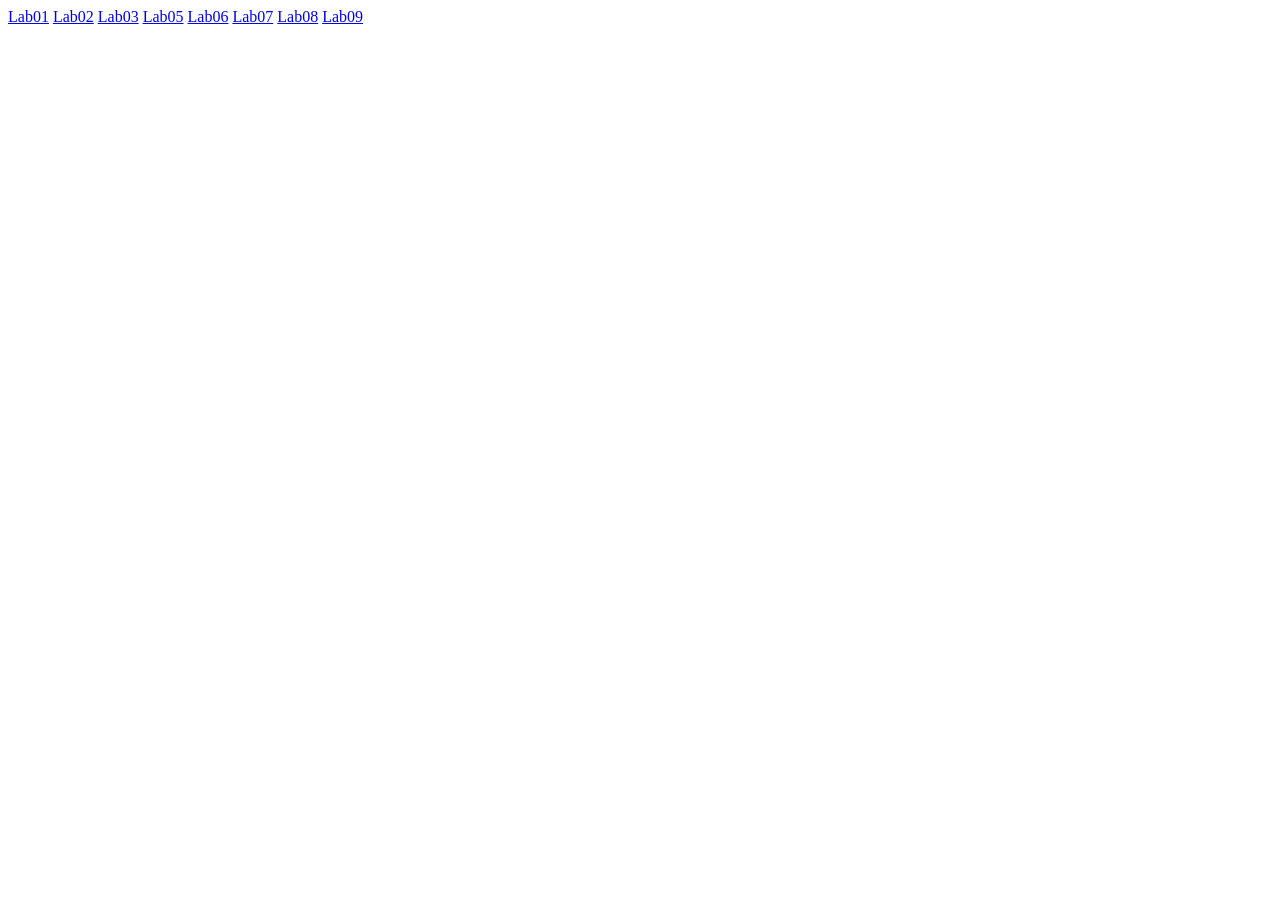
<file: index.html>
<!DOCTYPE html>
<html lang="en">
<head>
    <meta charset="UTF-8">
    <meta name="viewport" content="width=device-width, initial-scale=1.0">
    <title>Javier - Laboratorios</title>
</head>
<body>
    <a href="Lab01">Lab01</a>
    <a href="Lab02">Lab02</a>
    <a href="Lab03">Lab03</a>
    <a href="Lab05">Lab05</a>
    <a href="Lab06">Lab06</a>
    <a href="Lab07">Lab07</a>
    <a href="Lab08">Lab08</a>
    <a href="Lab09">Lab09</a>
</body>
</html>
</file>
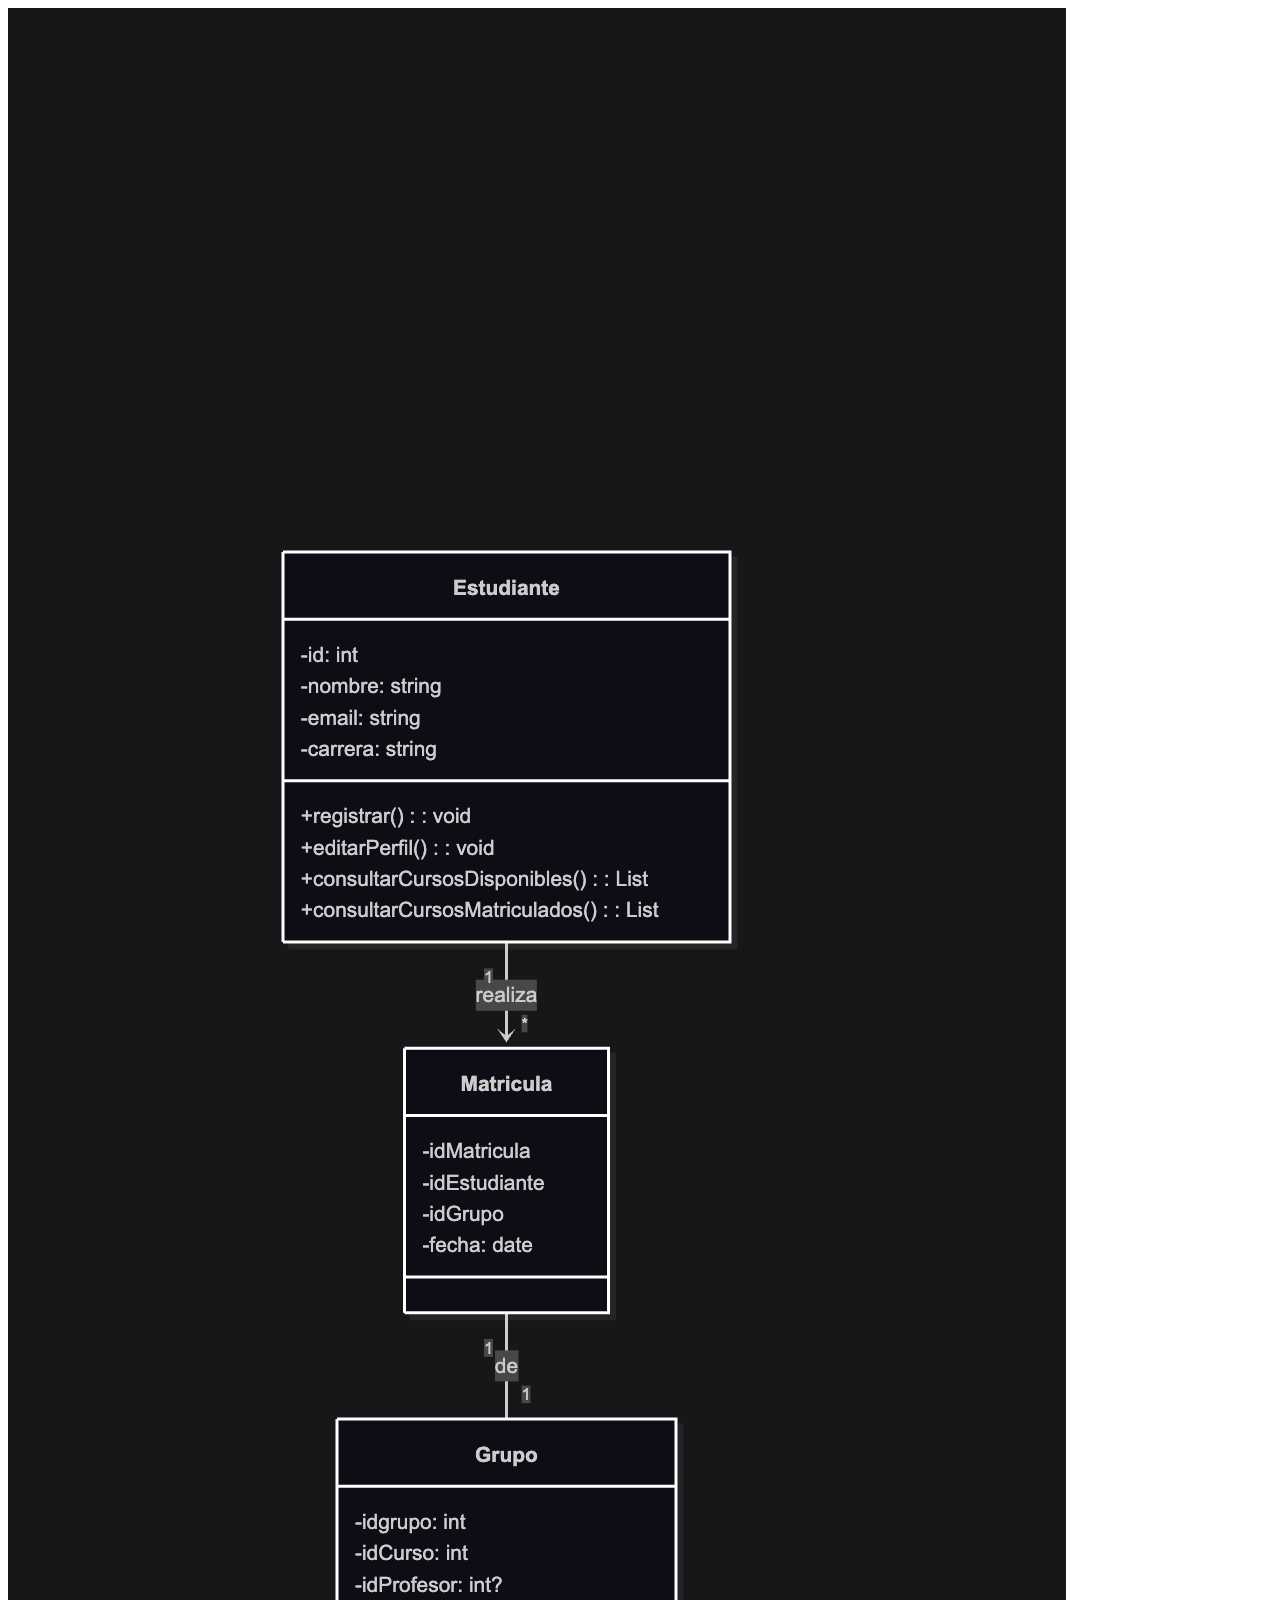
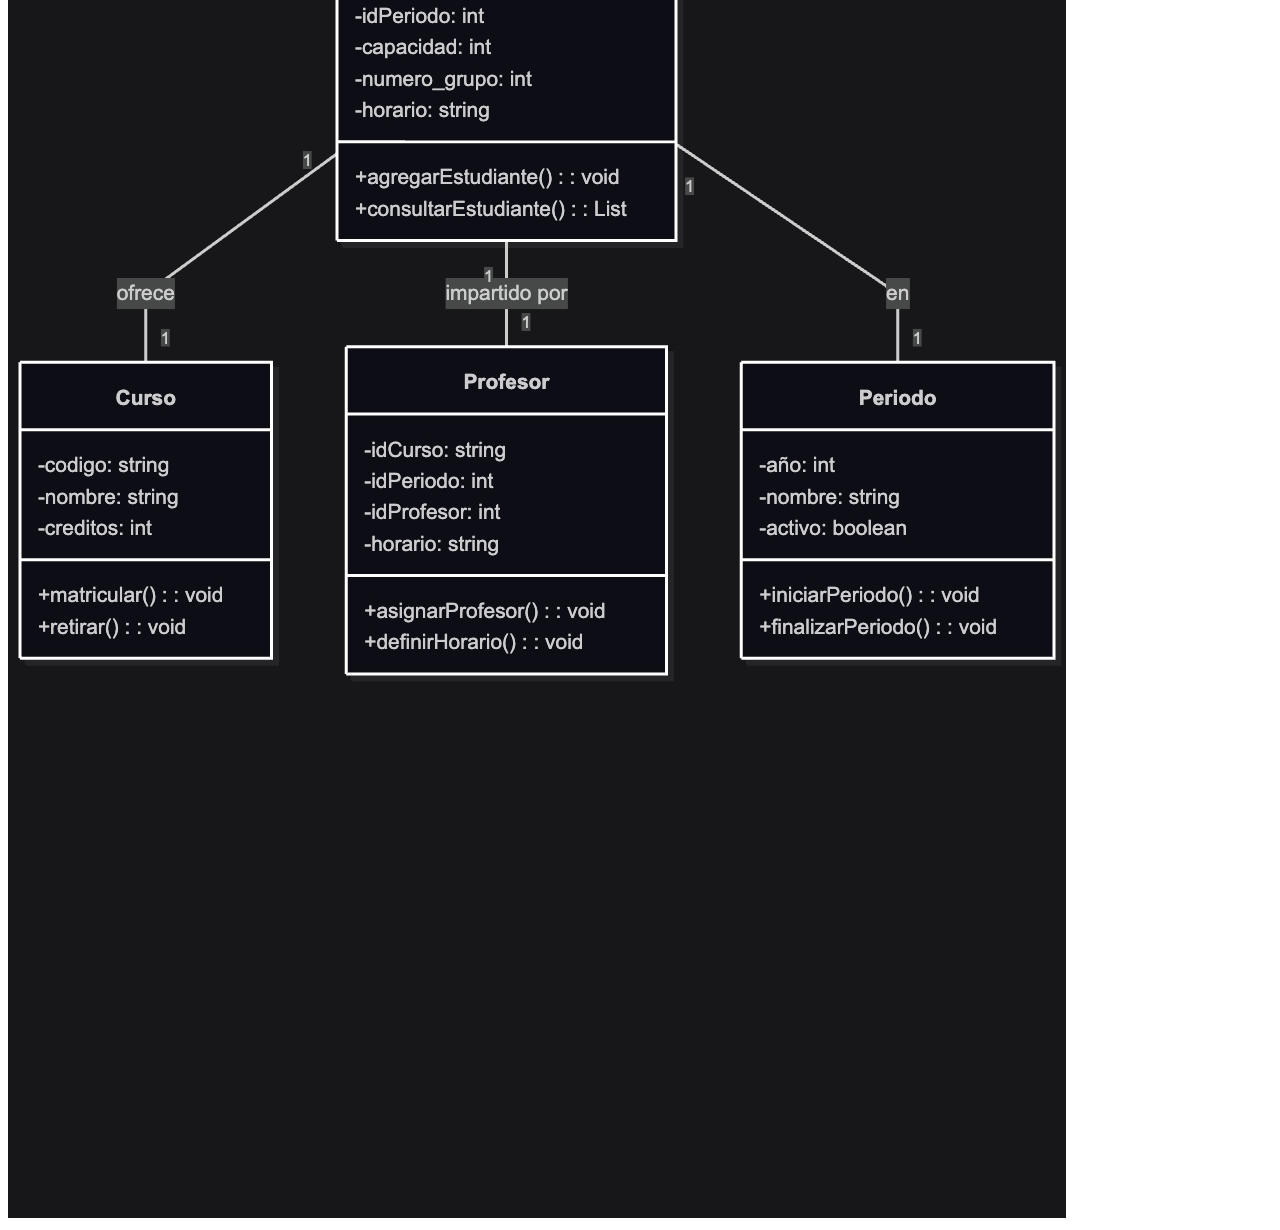
<file: Lab01/index.html>
<!DOCTYPE html>
<html lang="en">
<head>
    <meta charset="UTF-8">
    <meta name="viewport" content="width=<im>, initial-scale=1.0">
    <title>Laboratorio 1</title>
</head>
<body>
    <img src="Diagrama de clase.png" alt="">
</body>
</html>
</file>
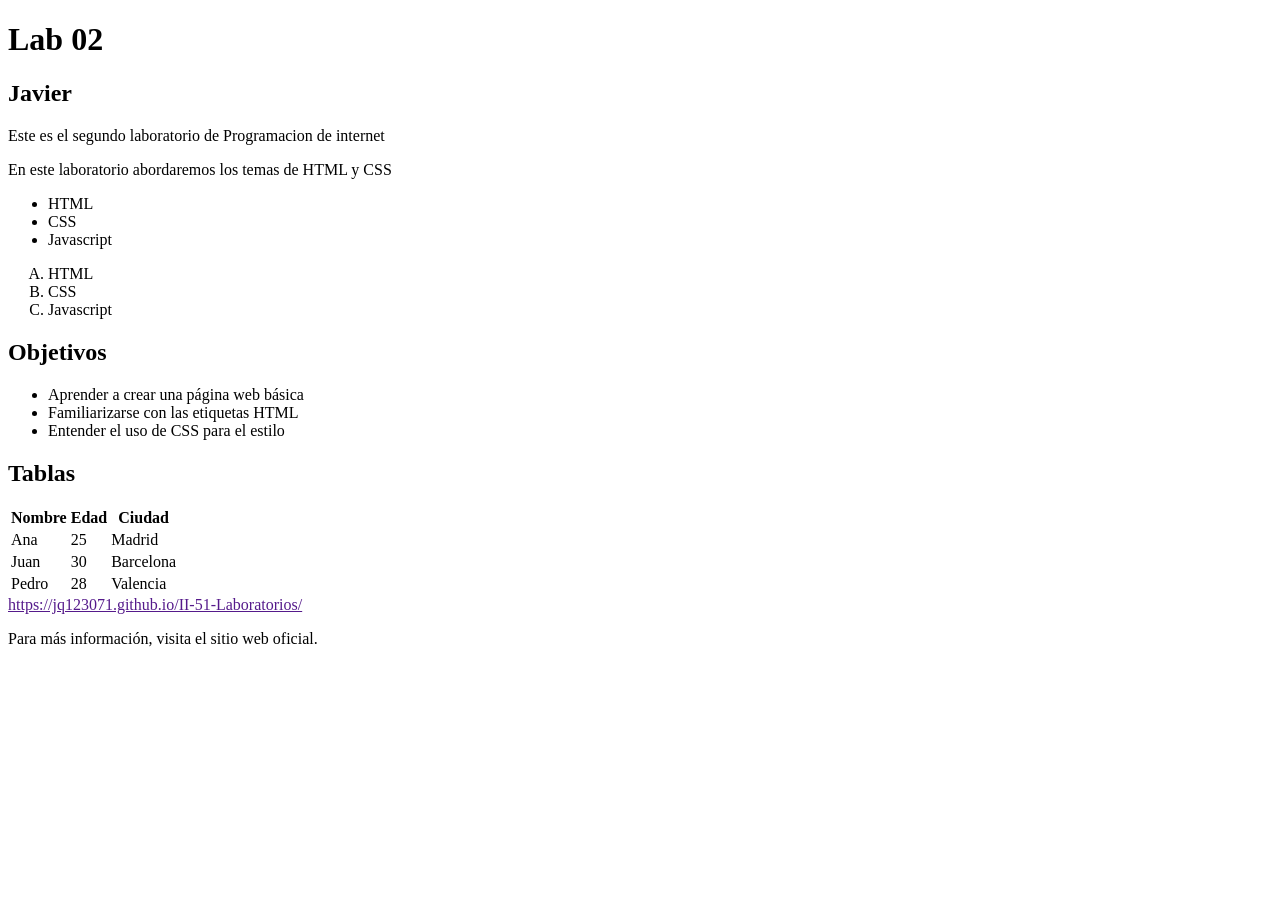
<file: Lab02/index.html>
<!DOCTYPE html>
<html lang="en">
  <head>
    <meta charset="UTF-8" />
    <meta name="viewport" content="width=device-width, initial-scale=1.0" />
    <title>Lab 02 - Javier</title>
  </head>

  <!-- cuerpo del html -->
  <body>
    <h1>Lab 02</h1>
    <h2>Javier</h2>
    <h3></h3>
    <p>Este es el segundo laboratorio de Programacion de internet</p>
    <p>En este laboratorio abordaremos los temas de HTML y CSS</p>

    <!-- lista sin ordenar -->
    <ul>
      <li>HTML</li>
      <li>CSS</li>
      <li>Javascript</li>
    </ul>

    <!-- lista ordenada -->
    <ol type="A">
      <li>HTML</li>
      <li>CSS</li>
      <li>Javascript</li>
    </ol>

    <h2>Objetivos</h2>
    <ul>
      <li>Aprender a crear una página web básica</li>
      <li>Familiarizarse con las etiquetas HTML</li>
      <li>Entender el uso de CSS para el estilo</li>
    </ul>
     <!-- Tablas -->
    <h2>Tablas</h2>
    <table>
      <thead>
        <tr>
          <th>Nombre</th>
          <th>Edad</th>
          <th>Ciudad</th>
        </tr>
      </thead>
      <tbody>
        <tr>
          <td>Ana</td>
          <td>25</td>
          <td>Madrid</td>
        </tr>
        <tr>
          <td>Juan</td>
          <td>30</td>
          <td>Barcelona</td>
        </tr>
        <tr>
          <td>Pedro</td>
          <td>28</td>
          <td>Valencia</td>
        </tr>
      </tbody>
    </table>

     <!-- Sitio Web -->
    <a href="">https://jq123071.github.io/II-51-Laboratorios/</a>
    <p>Para más información, visita el sitio web oficial.</p>
  </body>
</html>
</file>
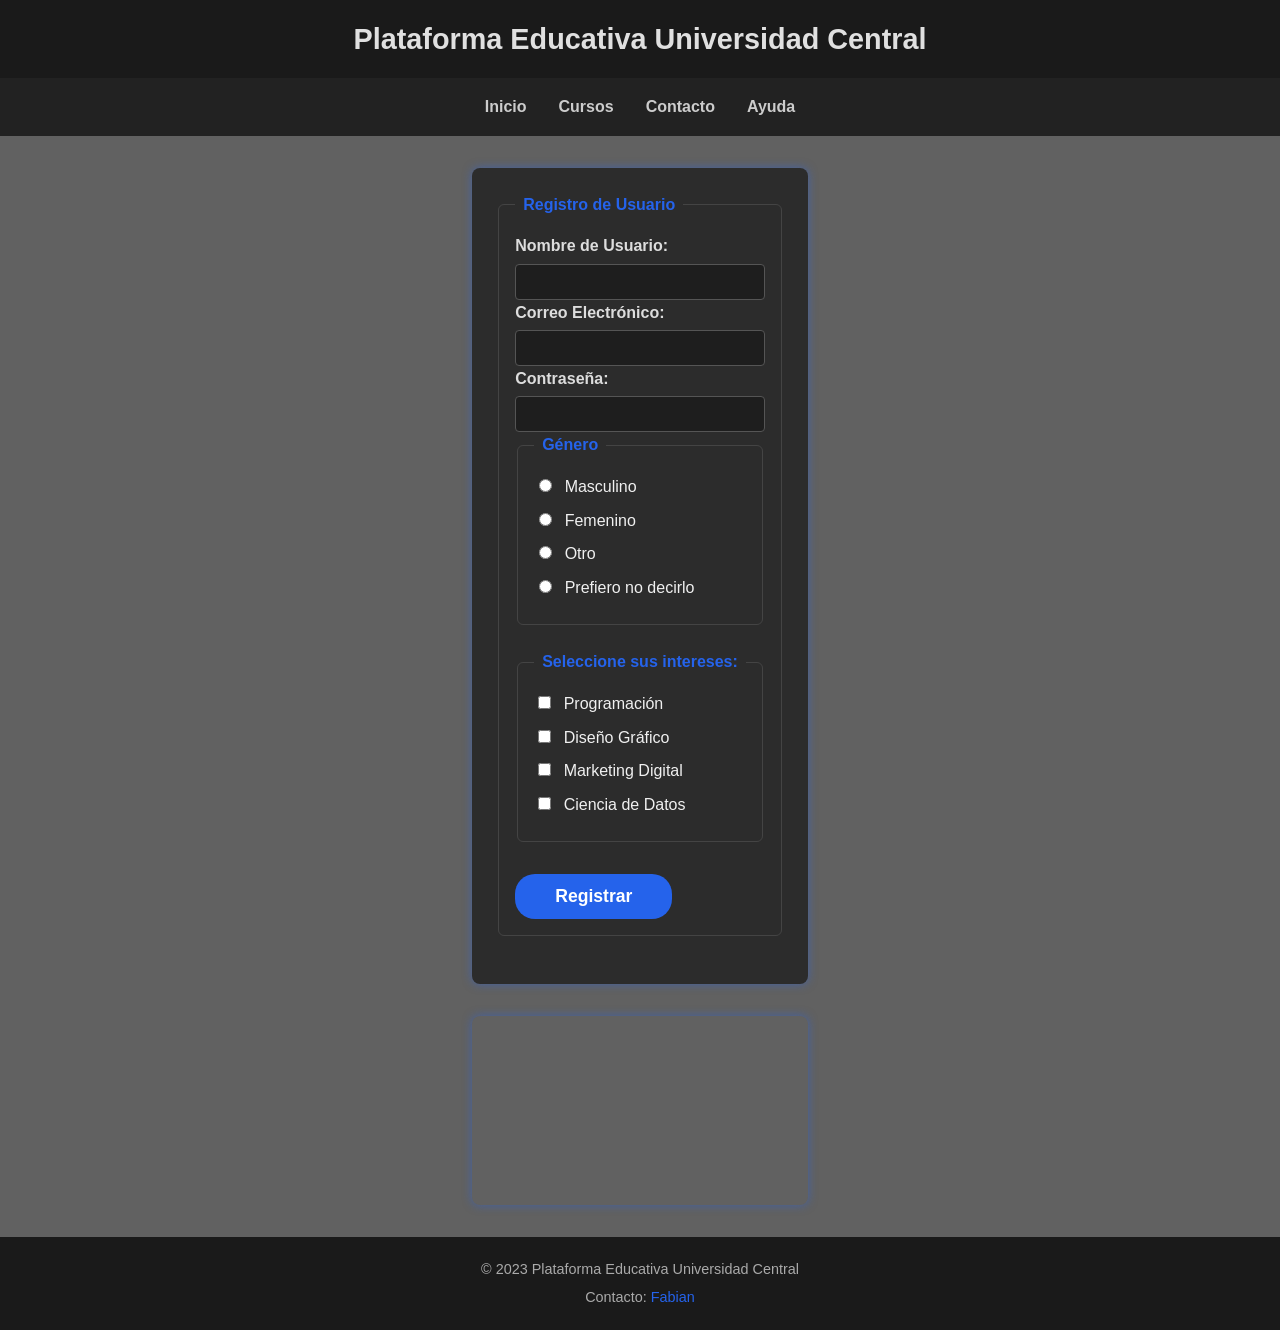
<file: Lab03/index.html>
<!DOCTYPE html>
<html lang="es">

<head>
  <meta charset="UTF-8" />
  <meta name="viewport" content="width=device-width, initial-scale=1" />
  <title>LAB-03 - Plataforma Educativa Universidad Central</title>
  <style>
    /* Reset básico */
    *, *::before, *::after {
      box-sizing: border-box;
    }

    body {
      margin: 0;
      font-family: 'Segoe UI', Tahoma, Geneva, Verdana, sans-serif;
      background-color: rgba(0, 0, 0, 0.62);
      color: #f0f0f0;
      line-height: 1.6;
      min-height: 100vh;
      display: flex;
      flex-direction: column;
    }

    header, footer {
      background-color: #1a1a1a;
      padding: 1rem;
      text-align: center;
    }

    header h1 {
      margin: 0;
      font-size: 1.8rem;
      color: #e0e0e0;
    }

    nav {
      background-color: #222;
    }

    nav ul {
      list-style: none;
      margin: 0;
      padding: 0;
      display: flex;
      justify-content: center;
      gap: 2rem;
    }

    nav a {
      color: #ccc;
      text-decoration: none;
      padding: 1rem 0;
      display: block;
      font-weight: 600;
      transition: color 0.3s ease;
    }

    nav a:hover,
    nav a:focus {
      color: #2563eb;
      outline: none;
    }

    main {
      flex-grow: 1;
      max-width: 900px;
      margin: 2rem auto;
      padding: 0 1rem;
    }

    form {
      background-color: #2c2c2c;
      padding: 1.5rem;
      border-radius: 8px;
      box-shadow: 0 0 10px rgba(37, 99, 235, 0.5);
    }

    fieldset {
      border: 1px solid #444;
      border-radius: 6px;
      margin-bottom: 1.5rem;
      padding: 1rem;
    }

    legend {
      font-weight: 700;
      padding: 0 0.5rem;
      color: #2563eb;
    }

    .form-group label {
      display: block;
      margin-bottom: 0.3rem;
      font-weight: 600;
      color: #ddd;
    }

    .form-input {
      width: 100%;
      padding: 0.5rem 0.75rem;
      border: 1px solid #555;
      border-radius: 4px;
      background-color: #1e1e1e;
      color: #eee;
      font-size: 1rem;
      transition: border-color 0.3s ease;
    }

    .form-input:focus {
      border-color: #2563eb;
      outline: none;
      background-color: #292929;
    }

    /* Radio and checkbox container */
    .option-group > div {
      margin-bottom: 0.5rem;
    }

    input[type="radio"],
    input[type="checkbox"] {
      margin-right: 0.5rem;
      accent-color: #2563eb;
      cursor: pointer;
    }

    label[for] {
      cursor: pointer;
    }

    .submit-button {
      background-color: #2563eb;
      color: white;
      border: none;
      padding: 0.75rem 2.5rem;
      border-radius: 20px;
      font-size: 1.1rem;
      font-weight: 700;
      cursor: pointer;
      transition: background-color 0.3s ease;
      display: inline-block;
      margin-top: 0.5rem;
    }

    .submit-button:hover,
    .submit-button:focus {
      background-color: #1e40af;
      outline: none;
    }

    /* Responsive iframe */
    .video-container {
      position: relative;
      padding-bottom: 56.25%; /* 16:9 */
      height: 0;
      overflow: hidden;
      max-width: 100%;
      margin-top: 2rem;
      border-radius: 8px;
      box-shadow: 0 0 10px rgba(37, 99, 235, 0.5);
    }

    .video-container iframe {
      position: absolute;
      top: 0;
      left: 0;
      width: 100%;
      height: 100%;
      border: 0;
      border-radius: 8px;
    }

    footer p {
      margin: 0.3rem 0;
      font-size: 0.9rem;
      color: #aaa;
    }

    footer a {
      color: #2563eb;
      text-decoration: none;
    }

    footer a:hover,
    footer a:focus {
      text-decoration: underline;
      outline: none;
    }
  </style>
</head>

<body>
  <header>
    <h1>Plataforma Educativa Universidad Central</h1>
  </header>

  <nav aria-label="Menú principal">
    <ul>
      <li><a href="final/">Inicio</a></li>
      <li><a href="#">Cursos</a></li>
      <li><a href="#">Contacto</a></li>
      <li><a href="#">Ayuda</a></li>
    </ul>
  </nav>

  <main>
    <section aria-labelledby="registro-usuario">
      <form action="#" method="post" novalidate>
        <fieldset>
          <legend id="registro-usuario">Registro de Usuario</legend>

          <div class="form-group">
            <label for="username">Nombre de Usuario:</label>
            <input class="form-input" type="text" id="username" name="username" required autocomplete="username" />
          </div>

          <div class="form-group">
            <label for="email">Correo Electrónico:</label>
            <input class="form-input" type="email" id="email" name="email" required autocomplete="email" />
          </div>

          <div class="form-group">
            <label for="password">Contraseña:</label>
            <input class="form-input" type="password" id="password" name="password" required autocomplete="new-password" />
          </div>

          <fieldset>
            <legend>Género</legend>
            <div class="option-group">
              <div>
                <input type="radio" value="m" name="genero" id="g-m" required />
                <label for="g-m">Masculino</label>
              </div>
              <div>
                <input type="radio" value="f" name="genero" id="g-f" />
                <label for="g-f">Femenino</label>
              </div>
              <div>
                <input type="radio" value="o" name="genero" id="g-o" />
                <label for="g-o">Otro</label>
              </div>
              <div>
                <input type="radio" value="n" name="genero" id="g-n" />
                <label for="g-n">Prefiero no decirlo</label>
              </div>
            </div>
          </fieldset>

          <fieldset>
            <legend>Seleccione sus intereses:</legend>
            <div class="option-group">
              <div>
                <input type="checkbox" name="intereses" id="interes1" value="programacion" />
                <label for="interes1">Programación</label>
              </div>
              <div>
                <input type="checkbox" name="intereses" id="interes2" value="diseno" />
                <label for="interes2">Diseño Gráfico</label>
              </div>
              <div>
                <input type="checkbox" name="intereses" id="interes3" value="marketing" />
                <label for="interes3">Marketing Digital</label>
              </div>
              <div>
                <input type="checkbox" name="intereses" id="interes4" value="ciencia" />
                <label for="interes4">Ciencia de Datos</label>
              </div>
            </div>
          </fieldset>

          <button class="submit-button" type="submit">Registrar</button>
        </fieldset>
      </form>
    </section>

    <section aria-label="Video educativo">
      <div class="video-container">
        <iframe src="https://www.youtube.com/embed/LXb3EKWsInQ?si=KRC7kR0cZzGenVSb&amp;start=61"
          title="Video Incrustado" allow="accelerometer; autoplay; clipboard-write; encrypted-media; gyroscope; picture-in-picture; web-share"
          referrerpolicy="strict-origin-when-cross-origin" allowfullscreen></iframe>
      </div>
    </section>
  </main>

  <footer>
    <p>&copy; 2023 Plataforma Educativa Universidad Central</p>
    <p>Contacto: <a href="mailto:fabian.chinchilla@uc.ac.cr">Fabian</a></p>
  </footer>
</body>

</html>
</file>
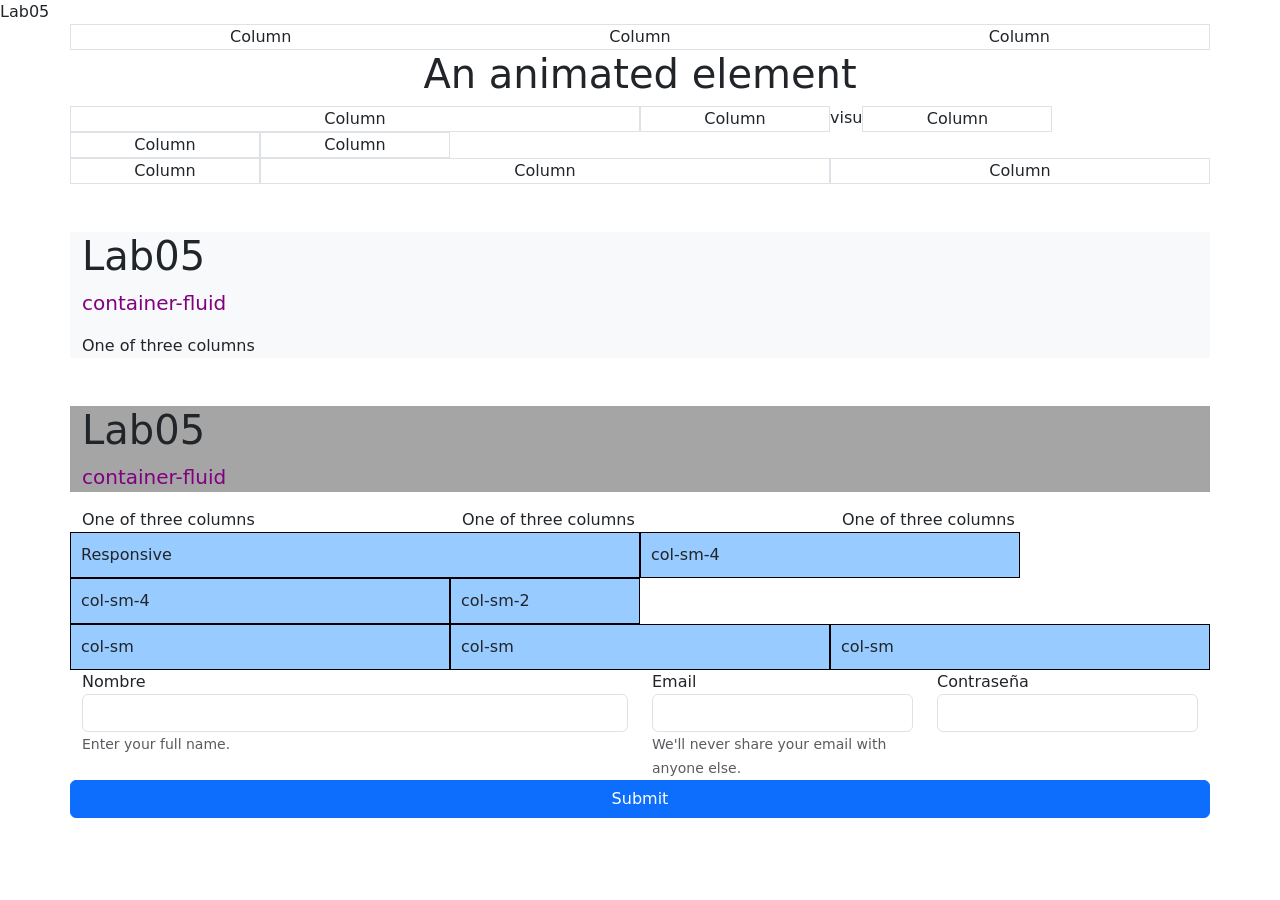
<file: Lab05/index.html>
<!DOCTYPE html>
<html lang="en">
    <head>
        <meta charset="UTF-8">
        <meta name="viewport" content="width=device-width, initial-scale=1.0">
        <link href="https://cdn.jsdelivr.net/npm/bootstrap@5.3.8/dist/css/bootstrap.min.css" rel="stylesheet" integrity="sha384-sRIl4kxILFvY47J16cr9ZwB07vP4J8+LH7qKQnuqkuIAvNWLzeN8tE5YBujZqJLB" crossorigin="anonymous">
        <link rel="stylesheet" href="https://cdnjs.cloudflare.com/ajax/libs/animate.css/4.1.1/animate.min.css"/>
        <link rel="stylesheet" href="estilos.css">
      </title>Lab05</title>    
</head>
<body>
    <script src="https://cdn.jsdelivr.net/npm/bootstrap@5.3.8/dist/js/bootstrap.bundle.min.js" integrity="sha384-FKyoEForCGlyvwx9Hj09JcYn3nv7wiPVlz7YYwJrWVcXK/BmnVDxM+D2scQbITxI" crossorigin="anonymous"></script>

    <div class="container text-center border">
      <div class="row">
        <div class="col">Column</div>
         <div class="col">Column</div>
        <div class="col">Column</div>
  </div>
</div>

    <div class="container text-center">
      <h1 id="title" class="animate_animated animate_bounce">An animated element</h1>
      <div class="row">
        <div class="col-6 border">Column</div>
        <div class="col-2 border">Column</div> visu
        <div class="col-2 border">Column</div>
        <div class="col-2 border">Column</div>
        <div class="col-2 border">Column</div>
      </div>
      <div class="row">
        <div class="col-2 border">Column</div>
        <div class="col-6 border">Column</div>
        <div class="col-4 border">Column</div>
      </div>
    </div>

    <div id="ctn-1" class="container">
      <h1 class="mt-5">Lab05</h1>
      <p class="lead">container-fluid</p>
      One of three columns
    </div>

    <div id="ctn-2" class="container-sm">
      <h1 class="mt-5">Lab05</h1>
      <p class="lead">container-fluid</p>
    </div>

    <div class="container">
      <div class="row">
        <div class="col-sm">One of three columns</div>
        <div class="col-sm">One of three columns</div>
        <div class="col-sm">One of three columns</div>
      </div>
    </div>

    <div class="container pintar">
      <div class="row">
        <div class="col-sm-2 col-md-4 col-lg-6">Responsive</div>
        <div class="col-sm-4">
          <div>col-sm-4</div>
        </div>
        <div class="col-sm-4">
          <div>col-sm-4</div>
        </div>
        <div class="col-sm-2">col-sm-2</div>
      </div>
      <div class="row">
        <div class="col-sm">col-sm</div>
        <div class="col-sm">col-sm</div>
        <div class="col-sm">col-sm</div>
      </div>
    </div>

    <div class="container">
      <form>
        <div class="row">
          <div class="form-group col-sm-4 col-md-6">
            <label for="exampleInputName">Nombre</label>
            <input type="text" class="form-control" id="exampleInputName" aria-describedby="nameHelp" />
            <small id="nameHelp" class="form-text text-muted">Enter your full name.</small>
          </div>

          <div class="form-group col-sm-4 col-md-3">
            <label for="exampleInputEmail1">Email</label>
            <input type="email" class="form-control" id="exampleInputEmail1" aria-describedby="emailHelp" />
            <small id="emailHelp" class="form-text text-muted">We'll never share your email with anyone else.</small>
          </div>

          <div class="form-group col-sm-4 col-md-3">
            <label for="exampleInputPassword1">Contraseña</label>
            <input type="password" class="form-control" id="exampleInputPassword1" />
          </div>
        </div>

        <div class="row">
          <button type="submit" class="btn btn-primary">Submit</button>
        </div>
      </form>
    </div>

<body>
</html>
</file>
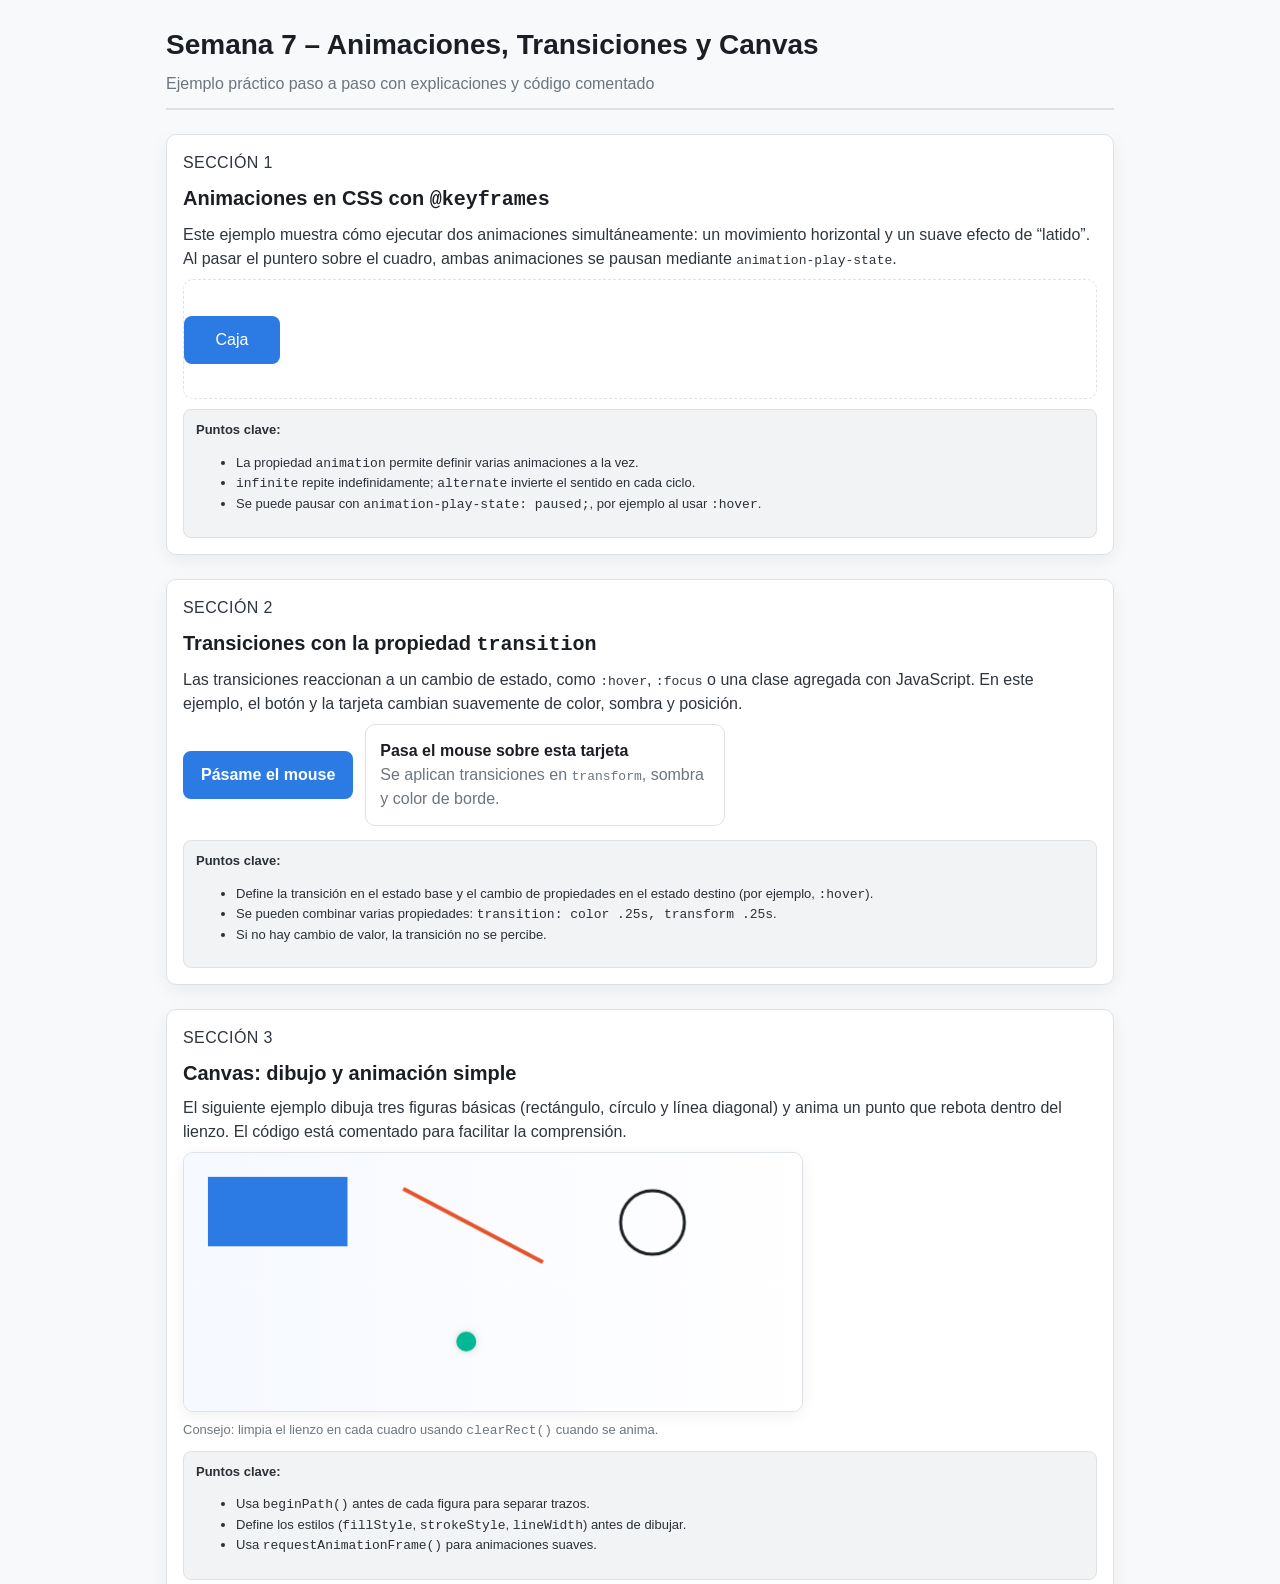
<file: Lab06/index.html>
<!DOCTYPE html>
<html lang="es">
<head>
  <meta charset="utf-8" />
  <title>Semana 7 - Animaciones, Transiciones y Canvas</title>
  <meta name="viewport" content="width=device-width, initial-scale=1" />
  <style>
    /* ==========
       Estilos base (simil Bootstrap pero sin dependencias)
       ========== */
    :root {
      --primary: #2c7be5;
      --primary-600: #1f6bd0;
      --accent: #00b894;
      --text: #1b1f24;
      --muted: #6c757d;
      --border: #dee2e6;
      --bg: #f8f9fa;
      --card: #ffffff;
    }

    * { box-sizing: border-box; }
    html, body { height: 100%; }
    body {
      margin: 0;
      font-family: Arial, Helvetica, sans-serif;
      color: var(--text);
      background: var(--bg);
      line-height: 1.5;
    }

    .container {
      max-width: 980px;
      margin: 24px auto;
      padding: 0 16px;
    }

    .header {
      border-bottom: 2px solid var(--border);
      padding-bottom: 12px;
      margin-bottom: 24px;
    }
    .h1 { font-size: 28px; margin: 0 0 6px; }
    .subtitle { color: var(--muted); margin: 0; }

    .card {
      background: var(--card);
      border: 1px solid var(--border);
      border-radius: 10px;
      box-shadow: 0 6px 18px rgba(0,0,0,.06);
      padding: 16px;
      margin-bottom: 24px;
    }
    .card h2 {
      margin: 0 0 8px;
      font-size: 20px;
    }
    .card p { margin: 0 0 8px; color: #2f353d; }
    .muted { color: var(--muted); }

    .codehint {
      font-size: 13px;
      background: #f1f3f5;
      border: 1px solid var(--border);
      border-radius: 8px;
      padding: 10px 12px;
      margin: 10px 0 0;
      color: #2b3036;
    }

    /* ==========
       Sección 1: Animaciones con @keyframes
       ========== */
    .stage {
      position: relative;
      height: 120px;
      border: 1px dashed var(--border);
      border-radius: 10px;
      background: #fff;
      overflow: hidden;
      padding: 8px;
    }
    .box {
      position: absolute;
      left: 0;
      top: 36px;
      width: 96px;
      height: 48px;
      line-height: 48px;
      text-align: center;
      color: #fff;
      background: var(--primary);
      border-radius: 8px;
      /* Dos animaciones en el mismo elemento */
      animation: slide-right 3s ease-in-out 0s infinite alternate;
    }

    /* Movimiento horizontal */
    @keyframes slide-right {
      from { transform: translateX(0); }
      to   { transform: translateX(620px); }
    }

    /* Suave efecto de “latido” con escala y opacidad */
    @keyframes pulse {
      0%   { transform: scale(1);    opacity: 1; }
      50%  { transform: scale(1.08); opacity: 0.88; }
      100% { transform: scale(1);    opacity: 1; }
    }

    /* Pausar animación al pasar el mouse */
    .box:hover { animation-play-state: paused, paused; cursor: pointer; }

    /* ==========
       Sección 2: Transiciones
       ========== */
    .btnrow {
      display: flex;
      gap: 12px;
      flex-wrap: wrap;
      align-items: center;
    }

    .btn {
      display: inline-block;
      padding: 10px 16px;
      border: 2px solid var(--primary);
      background: var(--primary);
      color: #fff;
      border-radius: 8px;
      font-weight: 600;
      text-decoration: none;
      transition:
        background-color .25s ease,
        color .25s ease,
        border-color .25s ease,
        transform .25s ease,
        box-shadow .25s ease;
    }

    .btn:hover {
      background-color: #fff;
      color: var(--primary);
      transform: translateY(-2px);
      box-shadow: 0 6px 18px rgba(44,123,229,.25);
    }

    .btn:active { transform: translateY(0); }

    .card-demo {
      padding: 14px;
      border: 1px solid var(--border);
      border-radius: 10px;
      background: #fff;
      transition: transform .25s ease, box-shadow .25s ease, border-color .25s ease;
    }

    .card-demo:hover {
      transform: translateY(-4px);
      border-color: var(--primary);
      box-shadow: 0 10px 28px rgba(44,123,229,.18);
    }

    /* ==========
       Sección 3: Canvas
       ========== */
    #demoCanvas {
      display: block;
      width: 100%;
      max-width: 620px;
      height: 260px;
      border: 1px solid var(--border);
      border-radius: 10px;
      box-shadow: 0 4px 16px rgba(0,0,0,.06);
      background: #fff;
    }

    .footer-note {
      margin-top: 8px;
      font-size: 13px;
      color: var(--muted);
    }

    .sect-title {
      margin: 0 0 4px;
      font-size: 16px;
      color: var(--muted);
      letter-spacing: .4px;
      text-transform: uppercase;
    }
  </style>
</head>
<body>
  <main class="container">
    <header class="header">
      <h1 class="h1">Semana 7 – Animaciones, Transiciones y Canvas</h1>
      <p class="subtitle">Ejemplo práctico paso a paso con explicaciones y código comentado</p>
    </header>

    <!-- =======================
         SECCIÓN 1: ANIMACIONES
         ======================= -->
    <section class="card">
      <p class="sect-title">Sección 1</p>
      <h2>Animaciones en CSS con <code>@keyframes</code></h2>
      <p class="muted">
        Este ejemplo muestra cómo ejecutar dos animaciones simultáneamente:
        un movimiento horizontal y un suave efecto de “latido”.
        Al pasar el puntero sobre el cuadro, ambas animaciones se pausan mediante <code>animation-play-state</code>.
      </p>

      <div class="stage">
        <div class="box">Caja</div>
      </div>

      <div class="codehint">
        <strong>Puntos clave:</strong>
        <ul>
          <li>La propiedad <code>animation</code> permite definir varias animaciones a la vez.</li>
          <li><code>infinite</code> repite indefinidamente; <code>alternate</code> invierte el sentido en cada ciclo.</li>
          <li>Se puede pausar con <code>animation-play-state: paused;</code>, por ejemplo al usar <code>:hover</code>.</li>
        </ul>
      </div>
    </section>

    <!-- =======================
         SECCIÓN 2: TRANSICIONES
         ======================= -->
    <section class="card">
      <p class="sect-title">Sección 2</p>
      <h2>Transiciones con la propiedad <code>transition</code></h2>
      <p class="muted">
        Las transiciones reaccionan a un cambio de estado, como <code>:hover</code>, <code>:focus</code>
        o una clase agregada con JavaScript.
        En este ejemplo, el botón y la tarjeta cambian suavemente de color, sombra y posición.
      </p>

      <div class="btnrow" style="margin: 8px 0 14px;">
        <a class="btn" href="#!" aria-label="Botón de ejemplo">Pásame el mouse</a>
        <div class="card-demo" style="max-width: 360px;">
          <strong>Pasa el mouse sobre esta tarjeta</strong>
          <div class="muted">Se aplican transiciones en <code>transform</code>, sombra y color de borde.</div>
        </div>
      </div>

      <div class="codehint">
        <strong>Puntos clave:</strong>
        <ul>
          <li>Define la transición en el estado base y el cambio de propiedades en el estado destino (por ejemplo, <code>:hover</code>).</li>
          <li>Se pueden combinar varias propiedades: <code>transition: color .25s, transform .25s</code>.</li>
          <li>Si no hay cambio de valor, la transición no se percibe.</li>
        </ul>
      </div>
    </section>

    <!-- =======================
         SECCIÓN 3: CANVAS
         ======================= -->
    <section class="card">
      <p class="sect-title">Sección 3</p>
      <h2>Canvas: dibujo y animación simple</h2>
      <p class="muted">
        El siguiente ejemplo dibuja tres figuras básicas (rectángulo, círculo y línea diagonal)
        y anima un punto que rebota dentro del lienzo.
        El código está comentado para facilitar la comprensión.
      </p>

      <canvas id="demoCanvas" width="620" height="260" aria-label="Demostración de Canvas con figuras y animación"></canvas>
      <div class="footer-note">Consejo: limpia el lienzo en cada cuadro usando <code>clearRect()</code> cuando se anima.</div>

      <div class="codehint">
        <strong>Puntos clave:</strong>
        <ul>
          <li>Usa <code>beginPath()</code> antes de cada figura para separar trazos.</li>
          <li>Define los estilos (<code>fillStyle</code>, <code>strokeStyle</code>, <code>lineWidth</code>) antes de dibujar.</li>
          <li>Usa <code>requestAnimationFrame()</code> para animaciones suaves.</li>
        </ul>
      </div>
    </section>
  </main>

  <!-- =======================
       SCRIPT DE CANVAS
       ======================= -->
  <script>
    // ===== Configuración inicial del Canvas =====
    const canvas = document.getElementById('demoCanvas');
    const ctx = canvas.getContext('2d');

    // ===== Dibujo del fondo y figuras estáticas =====
    function dibujarFondo() {
      // Fondo con gradiente suave
      const g = ctx.createLinearGradient(0, 0, canvas.width, 0);
      g.addColorStop(0, '#f6f9ff');
      g.addColorStop(1, '#ffffff');
      ctx.fillStyle = g;
      ctx.fillRect(0, 0, canvas.width, canvas.height);
    }

    function dibujarRectangulo() {
      ctx.fillStyle = '#2c7be5';
      ctx.fillRect(24, 24, 140, 70); // x, y, ancho, alto
    }

    function dibujarCirculo(x, y, r) {
      ctx.beginPath();
      ctx.arc(x, y, r, 0, Math.PI * 2);
      ctx.strokeStyle = '#1b1f24';
      ctx.lineWidth = 3;
      ctx.stroke();
    }

    function dibujarLinea() {
      ctx.beginPath();
      ctx.moveTo(220, 36);
      ctx.lineTo(360, 110);
      ctx.strokeStyle = '#e5532c';
      ctx.lineWidth = 4;
      ctx.stroke();
    }

    // ===== Animación simple: punto que rebota =====
    let dotX = 120, dotY = 190;
    let vx = 2.4, vy = 1.8;
    const radio = 10;

    function dibujarPunto() {
      ctx.beginPath();
      ctx.arc(dotX, dotY, radio, 0, Math.PI * 2);
      ctx.fillStyle = '#00b894';
      ctx.shadowColor = 'rgba(0,0,0,.15)';
      ctx.shadowBlur = 6;
      ctx.fill();
      ctx.shadowBlur = 0; // Restablecer sombra
    }

    function actualizar() {
      // Limpia el lienzo completo
      ctx.clearRect(0, 0, canvas.width, canvas.height);

      // Redibuja las partes estáticas
      dibujarFondo();
      dibujarRectangulo();
      dibujarCirculo(470, 70, 32);
      dibujarLinea();

      // Actualiza posición del punto
      dotX += vx;
      dotY += vy;

      // Rebote contra los bordes
      if (dotX + radio > canvas.width || dotX - radio < 0) vx *= -1;
      if (dotY + radio > canvas.height || dotY - radio < 0) vy *= -1;

      // Dibuja el punto
      dibujarPunto();

      // Llamada recursiva para mantener la animación
      requestAnimationFrame(actualizar);
    }

    // Inicia la animación
    actualizar();
  </script>
</body>
</html>
</file>
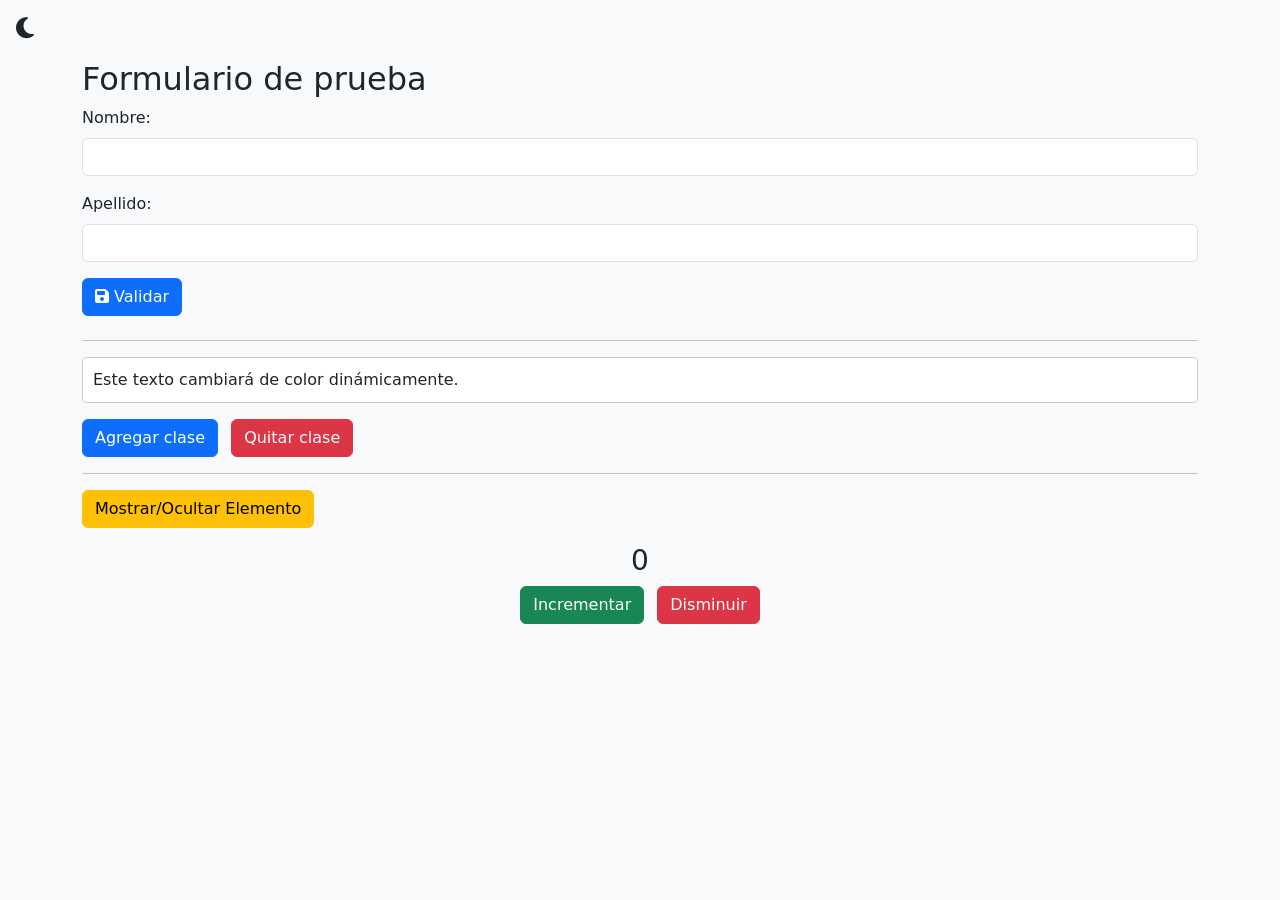
<file: Lab07/index.html>
<!DOCTYPE html>
<html lang="es">
  <head>
    <meta charset="UTF-8" />
    <title>Ejercicio Semana 11</title>

    <link
      rel="stylesheet"
      href="https://cdnjs.cloudflare.com/ajax/libs/font-awesome/6.5.0/css/all.min.css"
    />
    <link
      href="https://cdn.jsdelivr.net/npm/bootstrap@5.3.8/dist/css/bootstrap.min.css"
      rel="stylesheet"
      integrity="sha384-sRIl4kxILFvY47J16cr9ZwB07vP4J8+LH7qKQnuqkuIAvNWLzeN8tE5YBujZqJLB"
      crossorigin="anonymous"
    />
    <link rel="stylesheet" href="estilos.css" />
  </head>
  <body id="main" class="bg-light">

    <!-- Icono para alternar tema -->
    <div class="p-3">
      <i id="tema" class="fa-solid fa-moon fs-4 cursor-pointer" onclick="alternarTema()"></i>
    </div>

    <div class="container">
      <h2>Formulario de prueba</h2>

      <form id="miFormulario" class="mb-4">
        <div class="mb-3">
          <label for="nombre" class="form-label">Nombre:</label>
          <input type="text" id="nombre" class="form-control" />
        </div>

        <div class="mb-3">
          <label for="apellido" class="form-label">Apellido:</label>
          <input type="text" id="apellido" class="form-control" />
        </div>

        <button type="button" id="validarBtn" class="btn btn-primary">
          <i class="fa-solid fa-floppy-disk"></i> Validar
        </button>
      </form>

      <p id="mensaje" class="mb-4"></p>

      <hr />

      <div id="bloqueTexto" class="caja form-control mb-3">
        Este texto cambiará de color dinámicamente.
      </div>

      <button id="agregarClase" class="btn btn-primary me-2">Agregar clase</button>
      <button id="quitarClase" class="btn btn-danger">Quitar clase</button>

      <hr />

      <button id="mostrarOcultar" class="btn btn-warning mb-3">Mostrar/Ocultar Elemento</button>

      <div id="elementoOculto" class="mb-3" style="display: none;">
        Elemento oculto que puede mostrarse
      </div>

      <div class="text-center">
        <h3 id="contador">0</h3>

        <button id="incrementar" class="btn btn-success me-2">Incrementar</button>
        <button id="disminuir" class="btn btn-danger">Disminuir</button>
      </div>
    </div>

    <script src="https://code.jquery.com/jquery-3.6.0.min.js"></script>
    <script
      src="https://cdn.jsdelivr.net/npm/bootstrap@5.3.8/dist/js/bootstrap.bundle.min.js"
      integrity="sha384-FKyoEForCGlyvwx9Hj09JcYn3nv7wiPVlz7YYwJrWVcXK/BmnVDxM+D2scQbITxI"
      crossorigin="anonymous"
    ></script>
    <script src="script.js"></script>
  </body>
</html>
</file>
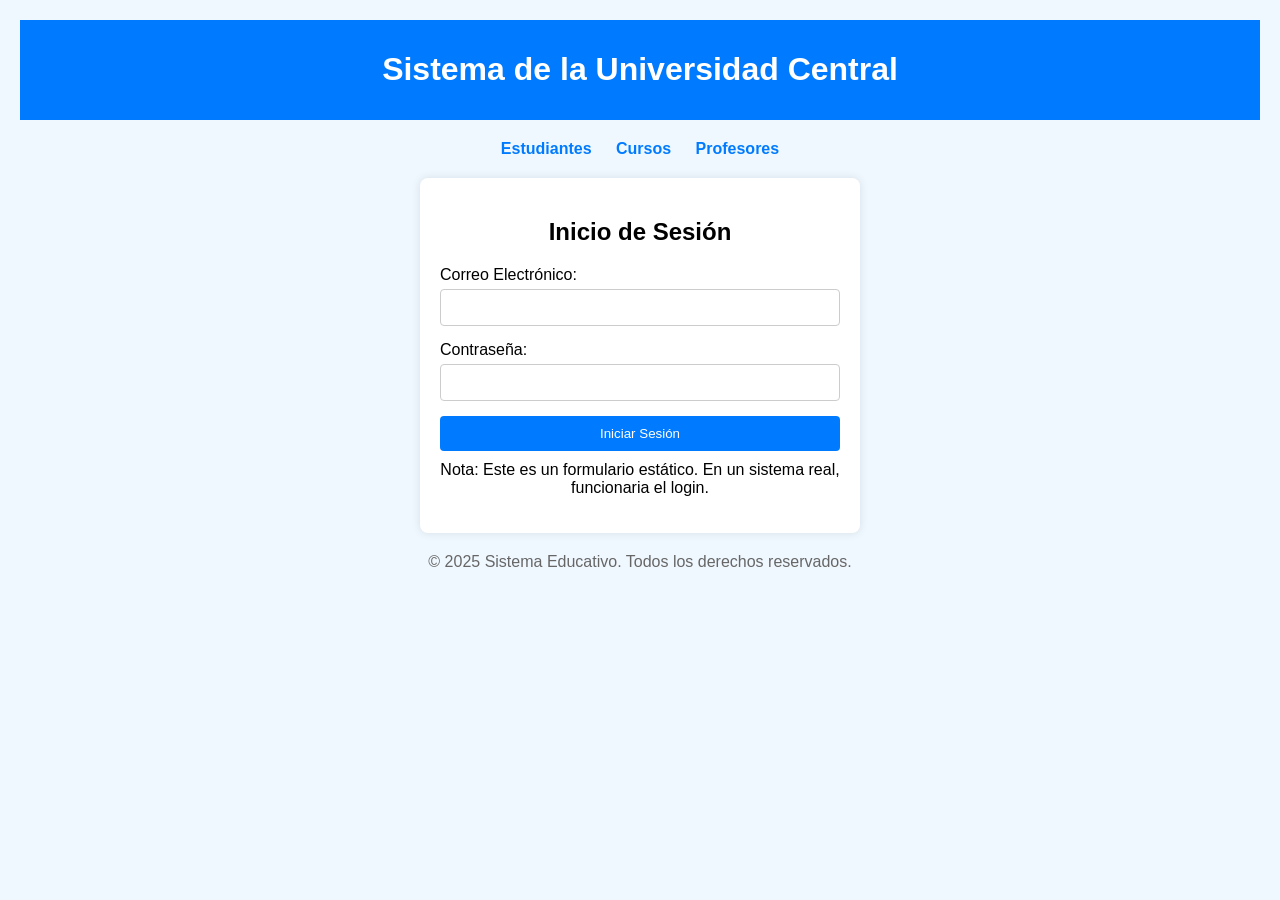
<file: Proyecto-avance/pages/login.html>
<!DOCTYPE html>
<html lang="es">
<head>
    <meta charset="UTF-8">
    <meta name="viewport" content="width=device-width, initial-scale=1.0">
    <title>Inicio de Sesión</title>
</head>
<body style="font-family: Arial, sans-serif; background-color: #f0f8ff; margin: 0; padding: 20px;">
    <header style="text-align: center; background-color: #007bff; color: white; padding: 10px;">
        <h1>Sistema de la Universidad Central</h1>
    </header>
    <nav style="text-align: center; margin: 20px 0;">
        <a href="estudiantes.html" style="margin: 0 10px; text-decoration: none; color: #007bff; font-weight: bold;">Estudiantes</a>
        <a href="cursos.html" style="margin: 0 10px; text-decoration: none; color: #007bff; font-weight: bold;">Cursos</a>
        <a href="profesores.html" style="margin: 0 10px; text-decoration: none; color: #007bff; font-weight: bold;">Profesores</a>
    </nav>
    <main>
        <section style="max-width: 400px; margin: 0 auto; background-color: white; padding: 20px; border-radius: 8px; box-shadow: 0 0 10px rgba(0,0,0,0.1);">
            <h2 style="text-align: center;">Inicio de Sesión</h2>
            <form action="#" method="post" style="display: flex; flex-direction: column;">
                <label for="email" style="margin-bottom: 5px;">Correo Electrónico:</label>
                <input type="email" id="email" name="email" required style="padding: 10px; margin-bottom: 15px; border: 1px solid #ccc; border-radius: 4px;">
                
                <label for="password" style="margin-bottom: 5px;">Contraseña:</label>
                <input type="password" id="password" name="password" required style="padding: 10px; margin-bottom: 15px; border: 1px solid #ccc; border-radius: 4px;">
                
                <button type="submit" style="padding: 10px; background-color: #007bff; color: white; border: none; border-radius: 4px; cursor: pointer;">Iniciar Sesión</button>
            </form>
            <p style="text-align: center; margin-top: 10px;">Nota: Este es un formulario estático. En un sistema real, funcionaria el login.</p>
        </section>
    </main>
    <footer style="text-align: center; margin-top: 20px; color: #666;">
        <p>&copy; 2025 Sistema Educativo. Todos los derechos reservados.</p>
    </footer>
</body>
</html>
</file>
<file: Lab05/estilos.css>
#ctn-1 {
  background-color: #f8f9fa;
}

#ctn-2 {
  background-color: #a5a5a5;
}

.pintar > .row > div {
  background-color: #98cbff;
  border: 1px solid #000;
  padding: 10px;
}

/* Extra small devices (portrait phones, less than 576px) */
/* No media query for `xs` since this is the default in Bootstrap */

/* Small devices (landscape phones, 576px and up) */
@media (min-width: 576px) {
  p{
    color: red !important;
  }
}

/* Medium devices (tablets, 768px and up) */
@media (min-width: 768px) {
  p{
    color: blue !important;
  }
}

/* Large devices (desktops, 992px and up) */
@media (min-width: 992px) {
  p{
    color: green !important;
  }
}

/* Extra large devices (large desktops, 1200px and up) */
@media (min-width: 1200px) {
  p{
    color: purple !important;
  }
}
#title:hover {

color: orange;

animation: bounce 2s infinite;

}

:root {

--animate-duration: 800ms;

--animate-delay: 0.9s;

}
</file>
<file: Lab07/estilos.css>
/* Contenedor texto con borde */
.caja {
  border: 1px solid #ccc;
  padding: 10px;
  border-radius: 4px;
  background-color: white;
}

/* Cursor pointer para iconos */
.cursor-pointer {
  cursor: pointer;
}

/* Modo oscuro */
body.dark-mode {
  background-color: #161515;
  color: #f6f1f1;
}

body.dark-mode .container {
  background-color: #222;
  border-radius: 8px;
  padding: 20px;
}

body.dark-mode input,
body.dark-mode textarea,
body.dark-mode select {
  background-color: #333;
  color: #f5f2f2;
  border-color: #555;
}

body.dark-mode .btn-primary {
  background-color: #0d6efd;
  border-color: #0d6efd;
}

body.dark-mode button {
  color: #f5f0f0;
}

body.dark-mode hr {
  border-color: #444;
}

/* Texto dinámico cuando se agrega clase */
.text-primary {
  color: #0d6efd !important;
  font-weight: 700 !important;
}

/* Pequeña separación entre botones y elementos */
.me-2 {
  margin-right: 0.5rem !important;
}
</file>
